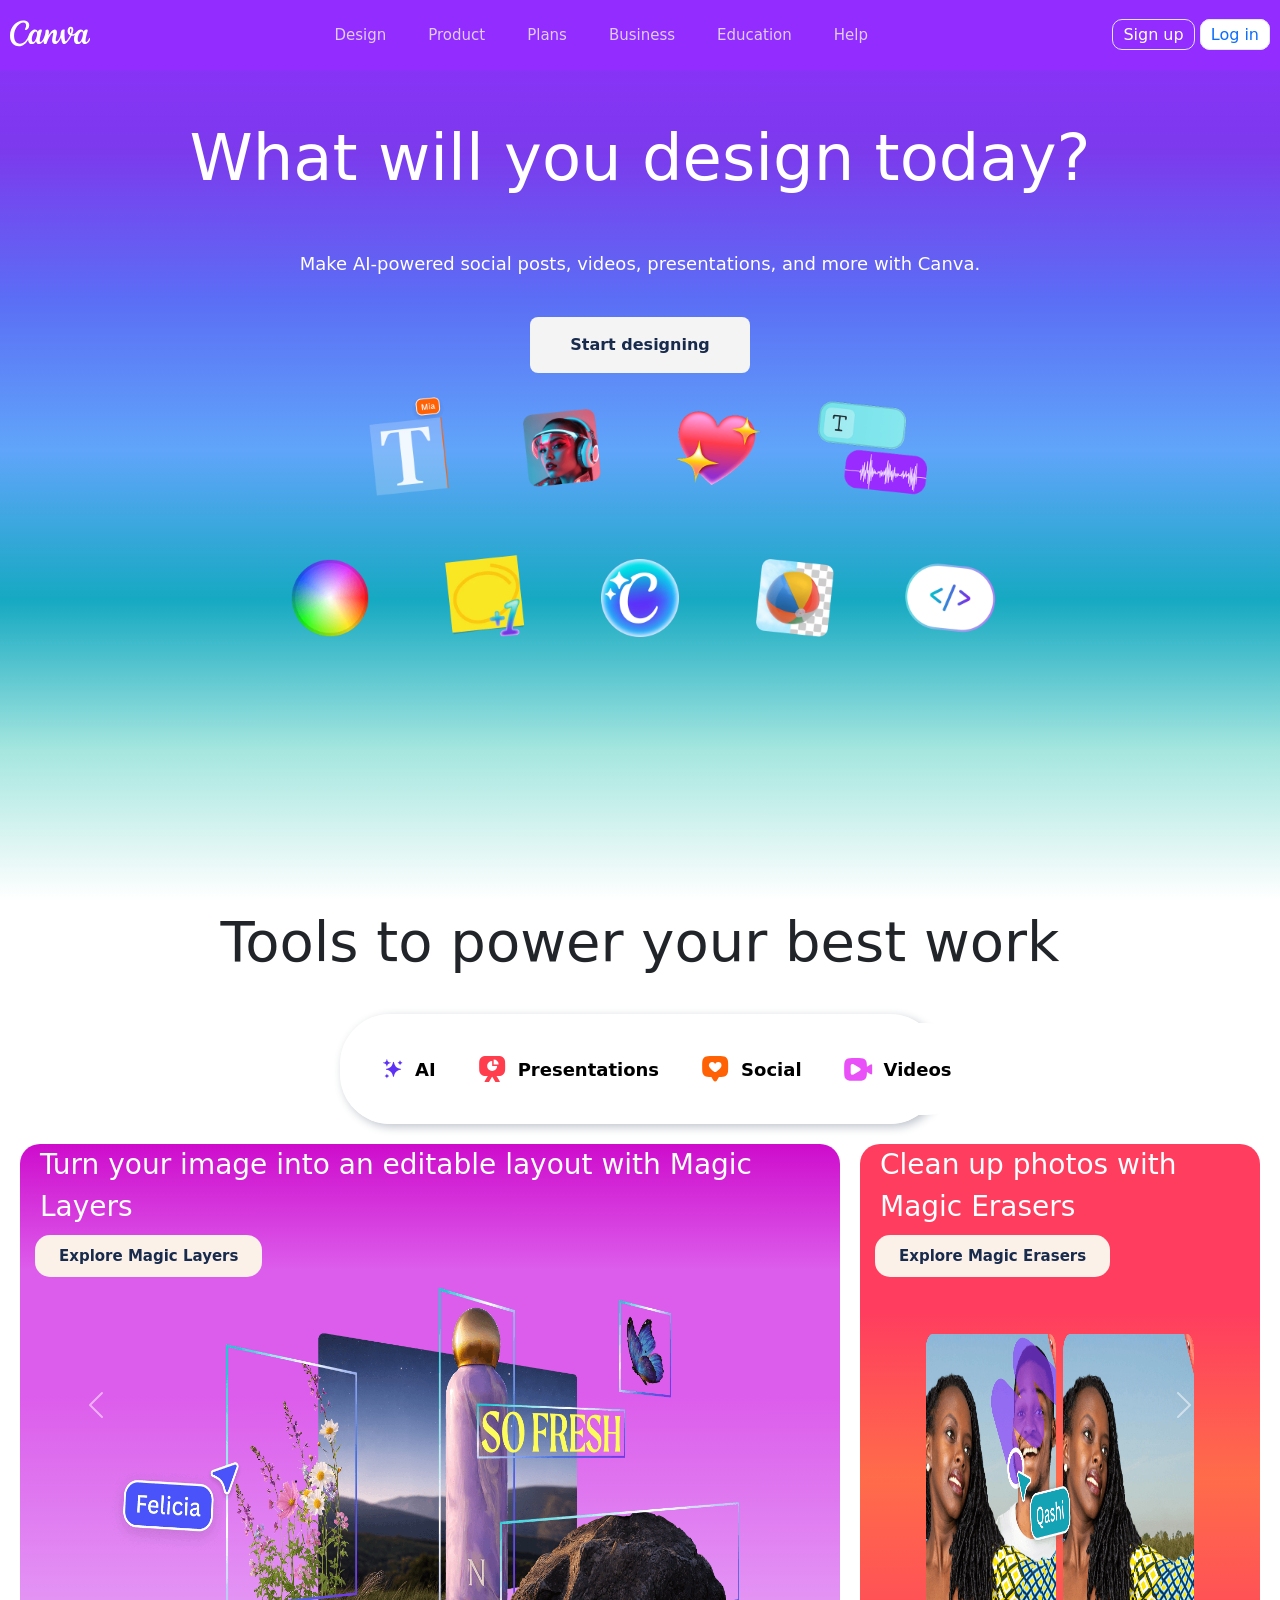
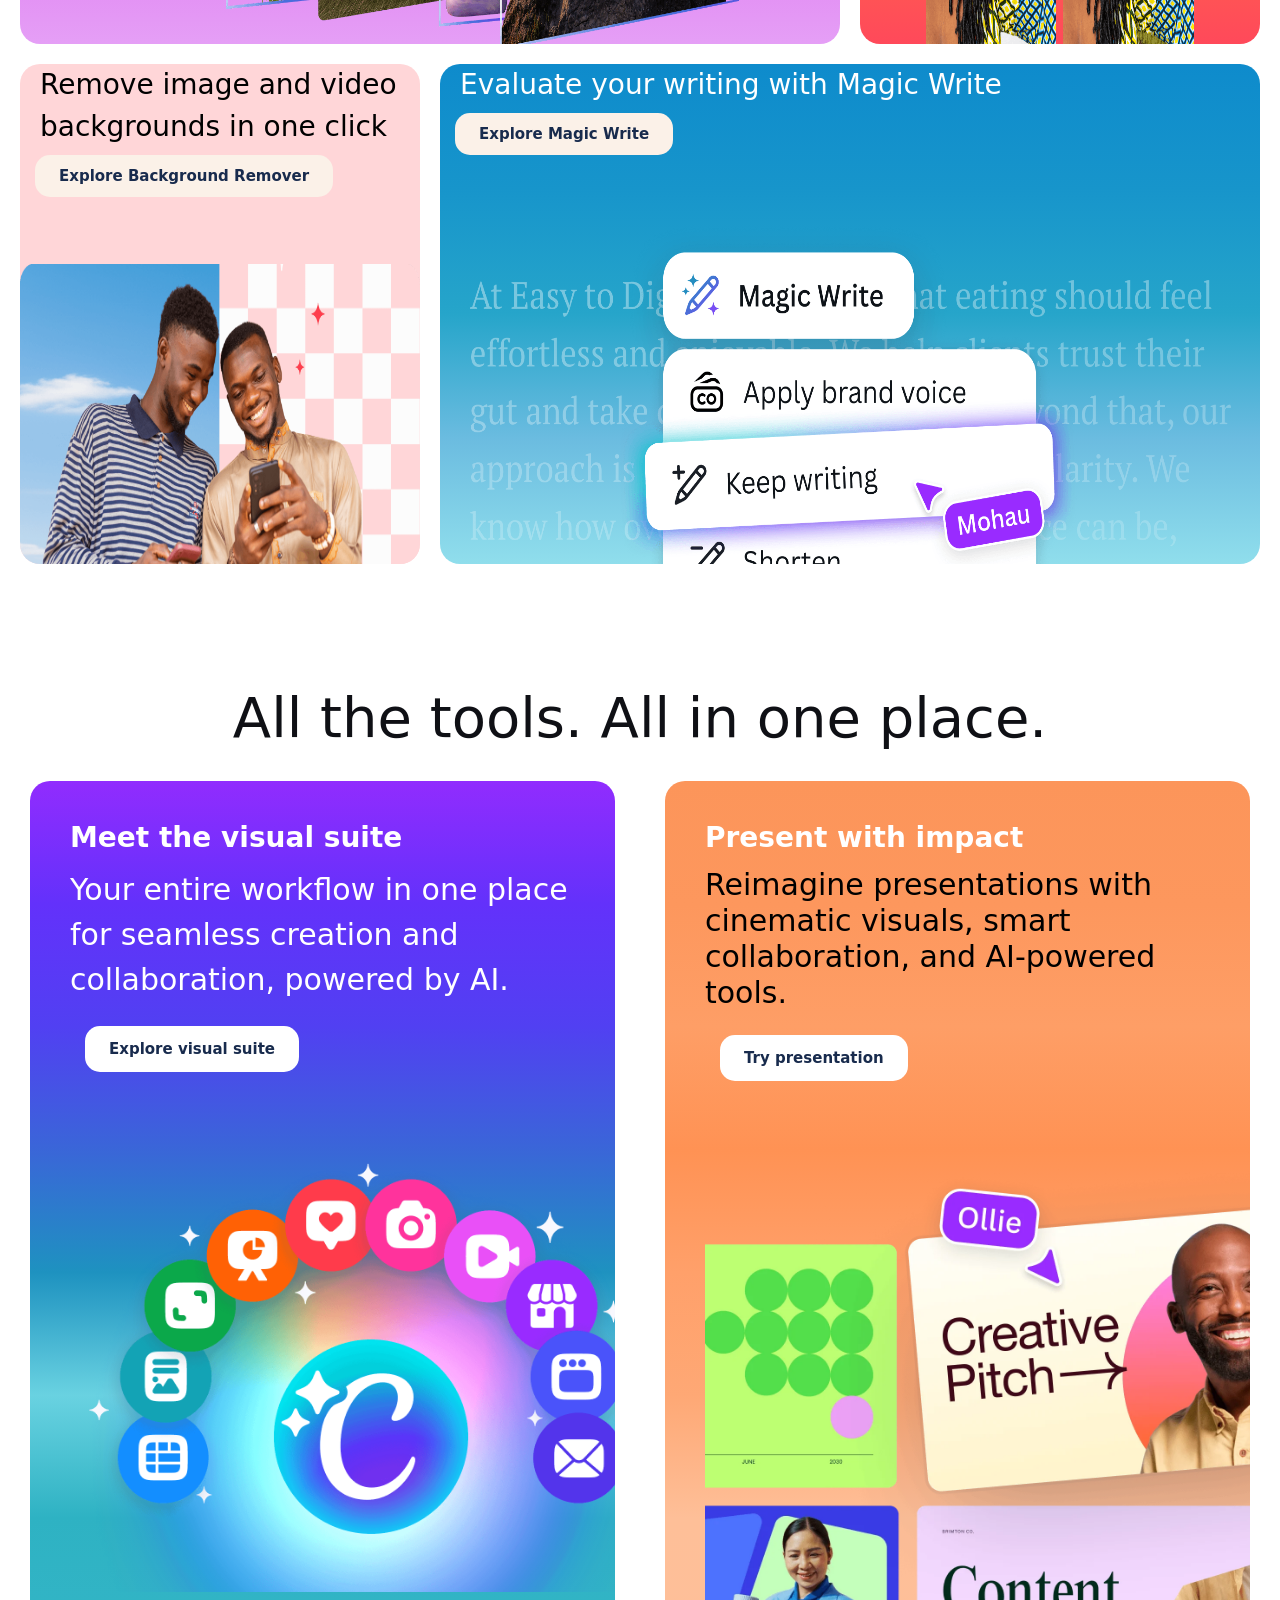
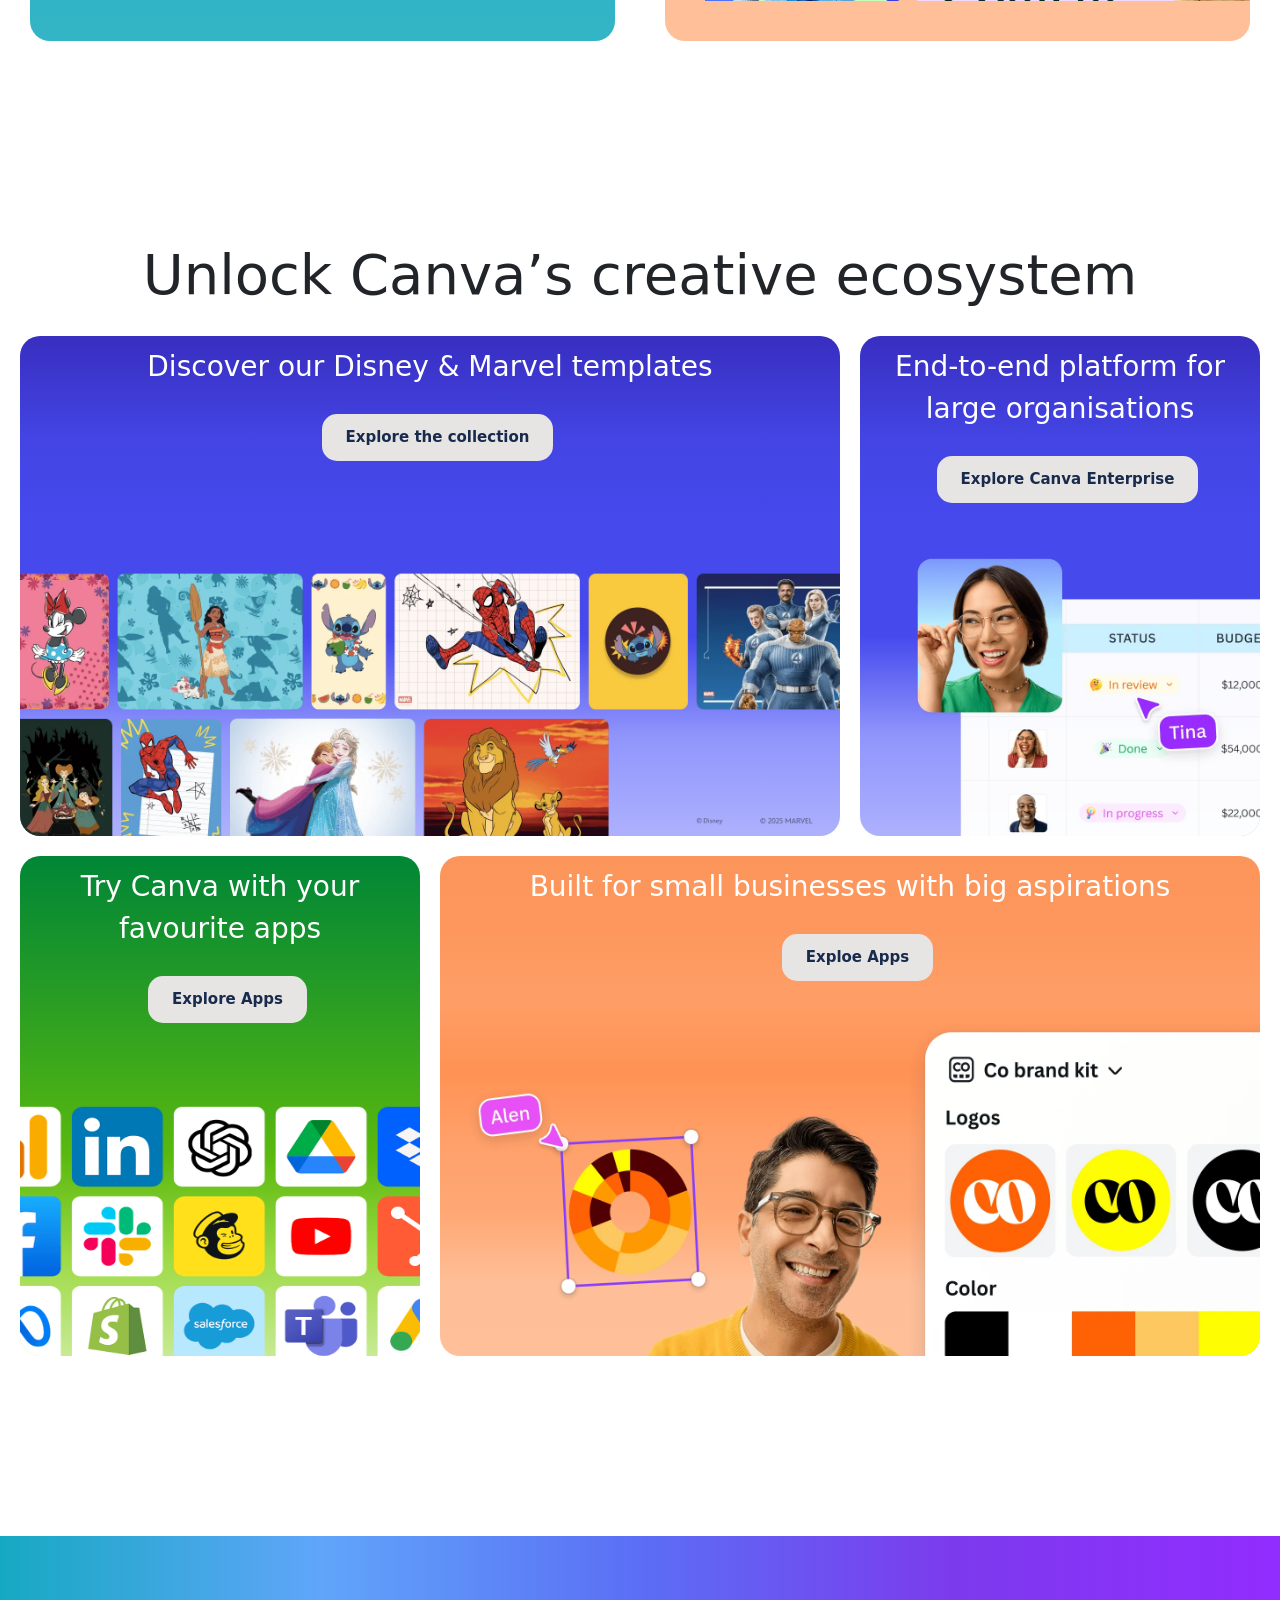
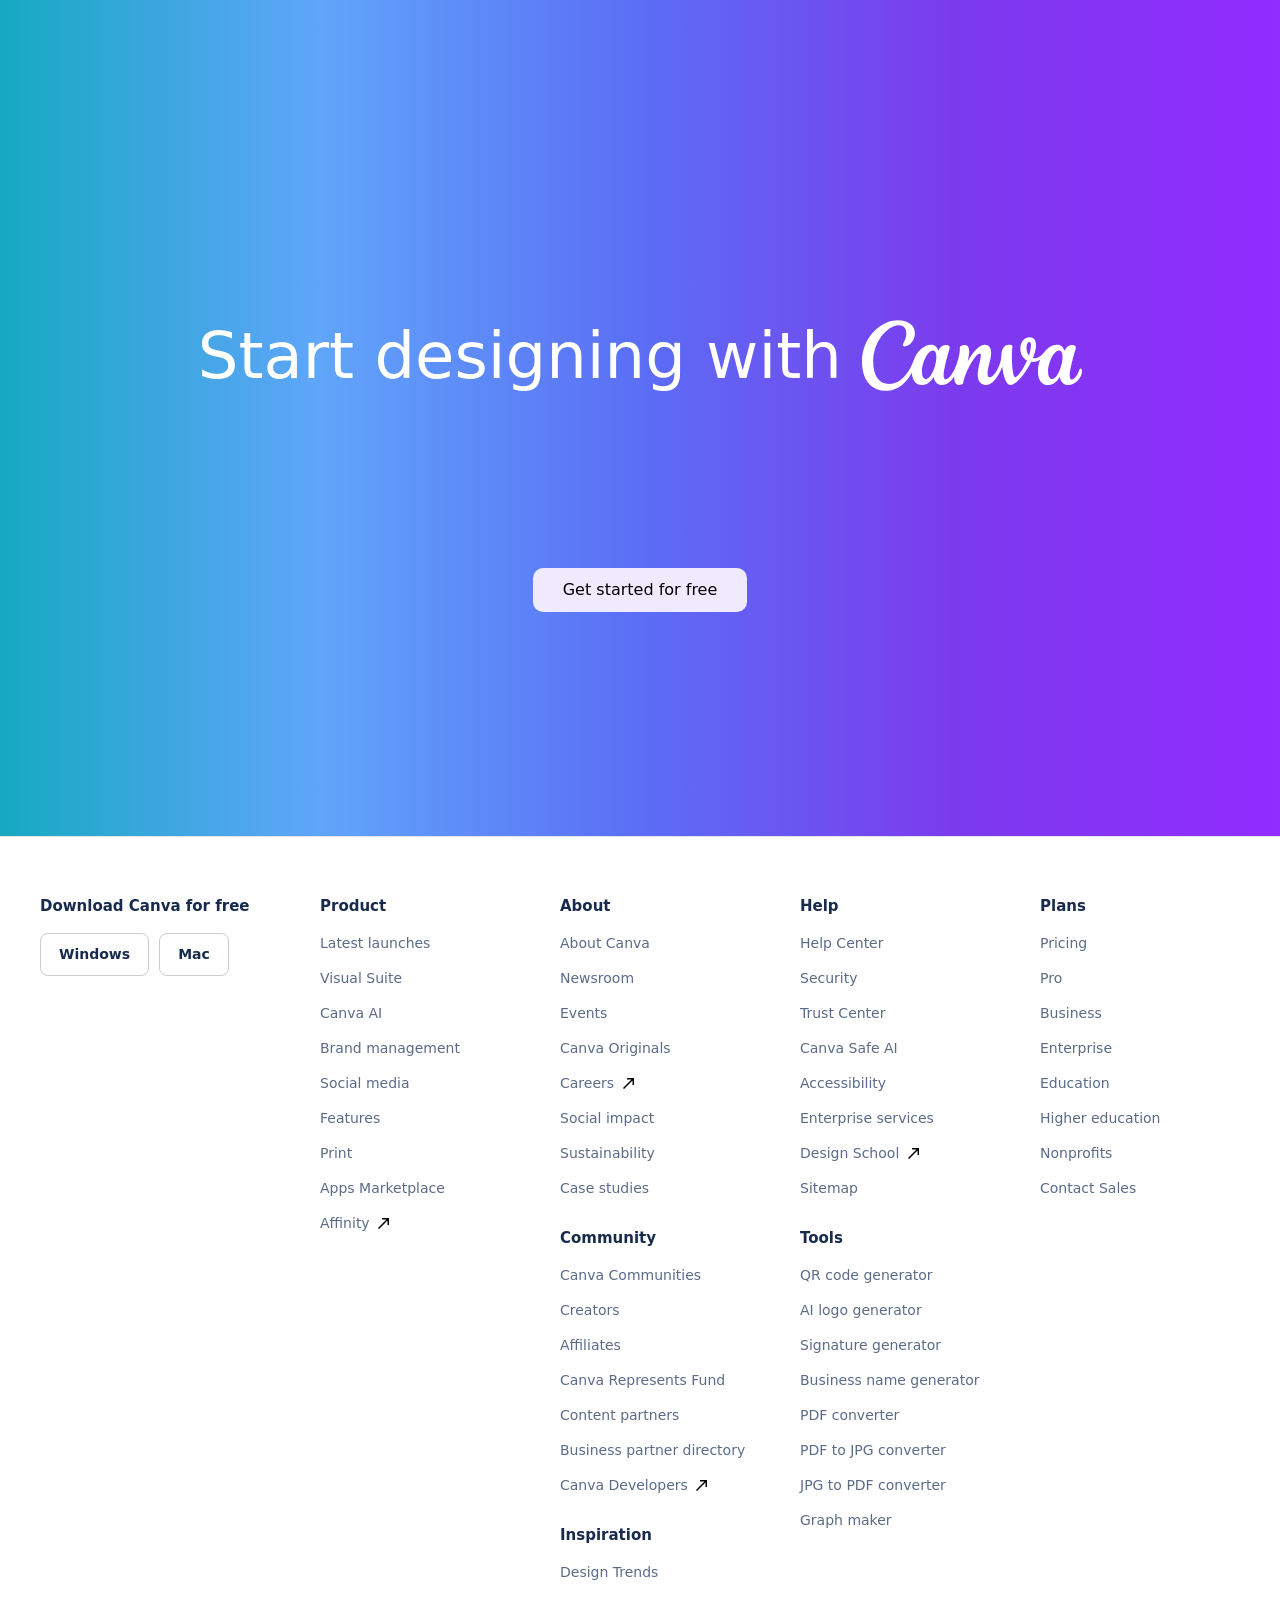
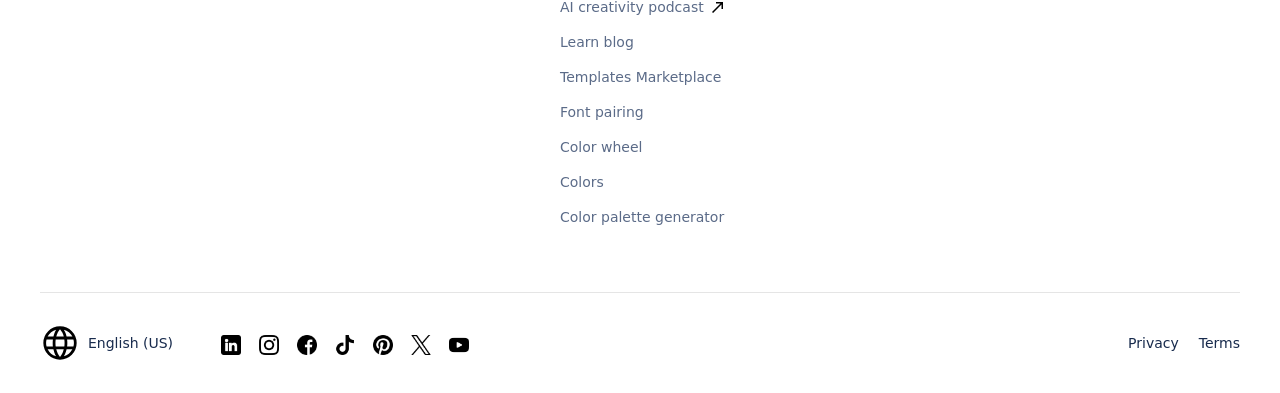
<file: index.html>
<!DOCTYPE html>
<html lang="en">

<head>
    <meta charset="UTF-8">
    <meta name="viewport" content="width=device-width, initial-scale=1.0">
    <title>canva.com</title>


    <link href="https://cdn.jsdelivr.net/npm/bootstrap@5.3.8/dist/css/bootstrap.min.css" rel="stylesheet"
        integrity="sha384-sRIl4kxILFvY47J16cr9ZwB07vP4J8+LH7qKQnuqkuIAvNWLzeN8tE5YBujZqJLB" crossorigin="anonymous">

    <link rel="stylesheet" href="style.css">
    <link rel="shortcut icon" href="./download.jpg" type="image/x-icon">
</head>

<body>
    <header>
        <nav class="nav">

            <img src="./logo.svg" alt="image">
            <div class="links">

                <ul class="nav-links">
                    <li class="nav-items" id="designButton">
                        <button>Design</button>
                        <div class="dropdown">
                            <div class="dropdown-column">
                                <a href="#">Digital design</a>
                                <a href="#" class="featured">Sheets</a>
                                <a href="#">Docs</a>
                                <a href="#">Whiteboards</a>
                                <a href="#">Presentations</a>
                                <a href="#">Social</a>
                                <a href="#">Photo Editor</a>
                                <a href="#">Videos</a>
                                <a href="#">Print</a>
                                <a href="#">websites</a>
                                <a href="#">PDF Editor</a>
                            </div>
                            <div class="dropdown-column">
                                <a href="#">Print design</a>
                                <a href="#" class="featured">Business Cards</a>
                                <a href="#">Invitations</a>
                                <a href="#">Flyers</a>
                                <a href="#">Brochures</a>
                                <a href="#">T-Shirts</a>
                                <a href="#">Mugs</a>
                                <a href="#">Stickers</a>
                                <a href="#">Hoodies</a>
                                <a href="#">Labels</a>
                                <a href="#">Posters</a>
                            </div>
                            <div class="dropdown-column">
                                <a href="#">Images and photos</a>
                                <a href="#" class="featured">Photo editor</a>
                                <a href="#">Background remover</a>
                                <a href="#">Photo collages</a>
                                <a href="#">Mockups</a>
                                <a href="#">AI image generator</a>
                                <a href="#">AI photo editor</a>
                                <a href="#">AI art generator</a>
                                <a href="#">Image enhancer</a>
                                <a href="#">Draw</a>
                                <a href="#">Logos</a>
                            </div>
                            <div class="dropdown-column">
                                <a href="#">Videos and audio</a>
                                <a href="#" class="featured">Video editor</a>
                                <a href="#">YouTube Video editor</a>
                                <a href="#">Video trimmer</a>
                                <a href="#">Online video recorder</a>
                                <a href="#">Converts video generator</a>
                                <a href="#">AI video generator</a>
                                <a href="#">Text to speech voiceover</a>
                                <a href="#">AI music generator</a>
                                <a href="#">AI voice generator</a>
                            </div>
                        </div>
                    </li>
                    <li class="nav-items" id="productButton">
                        <button>Product</button>
                        <div class="dropdown">
                            <div class="dropdown-column">
                                <a href="#">Product</a>
                                <a href="#" class="featured">Latest launches</a>
                                <a href="#">Visual suite</a>
                                <a href="#">Brand management</a>
                                <a href="#">Product features</a>
                                <a href="#">Apps Marketplace</a>
                                <a href="#">Template Marketplace</a>
                            </div>
                            <div class="dropdown-column">
                                <a href="#">Canva AI</a>
                                <a href="#" class="featured">Magic layers</a>
                                <a href="#">Canva AI assistant</a>
                                <a href="#">Canva Code</a>
                                <a href="#">Magic Resize</a>
                                <a href="3">Magic Animate</a>
                                <a href="#">Magic Write</a>
                                <a href="#">Translate</a>
                                <a href="#">Magic Insights</a>
                                <a href="#">Magic Formulas</a>
                                <a href="#">All Canva AI</a>
                            </div>
                        </div>
                    </li>
                    <li class="nav-items" id="plansButton">
                        <button>Plans</button>
                        <div class="dropdown">
                            <div class="dropdown-column">
                                <a href="#">Plane</a>
                                <a href="#" class="featured">Compare pricing</a>
                                <a href="#">Pro</a>
                                <a href="#">Business</a>
                                <a href="#">Enterprise</a>
                                <a href="#">Nonprofits</a>
                                <a href="#">Education</a>
                                <a href="#">Higher Education</a>
                            </div>
                        </div>
                    </li>
                    <li class="nav-links" id="businessButton">
                        <button>Business</button>
                        <div class="dropdown">
                            <div class="dropdown column">
                                <a href="#">canva for business</a>
                                <a href="#" class="featured">contact sales</a>
                                <a href="#">Demo video</a>
                                <a href="#">Business plans</a>
                                <a href="#">Canva Enterprise</a>
                                <a href="#">Canva Business</a>
                                <a href="#">ALL canva for business</a>
                            </div>
                            <div class="dropdown-column">
                                <a href="#">solution</a>
                                <a href="#" class="featured">Marketing</a>
                                <a href="#">Sales</a>
                                <a href="#">IT</a>
                                <a href="#">Creative</a>
                                <a href="#">Higher education</a>
                                <a href="#">Real estate</a>
                                <a href="#">Goverment</a>
                                <a href="#">small business</a>
                                <a href="#">All solution</a>
                            </div>
                            <div class="dropdown-column">
                                <a href="#">features</a>
                                <a href="#" class="featured">Brand management</a>
                                <a href="#">Content creation</a>
                                <a href="#">Team management</a>
                                <a href="#">Security and SSO</a>
                                <a href="#">integration apps</a>
                                <a href="#">Brand templates</a>
                                <a href="#">All features</a>
                            </div>
                            <div class="dropdown-column">
                                <a href="#">Resources</a>
                                <a href="#" class="featured">Case studied</a>
                                <a href="#">Enterprise onboarding</a>
                                <a href="#">Partners directory</a>
                                <a href="#" class="heading" style="margin-top: 60px;">Reports</a>
                                <a href="#">Marketing and AI <span class="new-badge">NEW</span></a>
                                <a href="#">Visual Comms</a>
                                <a href="#">TEI of Canva Enterprise</a>
                                <a href="#">All resources</a>
                            </div>
                        </div>
                    </li>
                    <li class="nav-links" id="educationButton">
                        <button>Education</button>
                        <div class="dropdown">
                            <div class="dropdown-column">
                                <a href="#">Canva for education</a>
                                <a href="#" class="featured">Education overview</a>
                                <a href="#">Canva for students</a>
                                <a href="#">Education plans</a>
                            </div>
                            <div class="dropdown-column">
                                <a href="#">K-12 teachers</a>
                                <a href="#" class="featured">canva for teachers</a>
                                <a href="#">Eligibility guidelines</a>
                                <a href="#">Teaching resources</a>
                                <a href="#">Teacher comunities</a>
                            </div>
                            <div class="dropdown-column">
                                <a href="#">K-12 education</a>
                                <a href="#" class="featured">canva for school and districts</a>
                                <a href="#">Product features</a>
                                <a href="#">LMS integration</a>
                                <a href="#">K-12 case studies</a>
                                <a href="#">Contact us</a>
                            </div>
                            <div class="dropdown-column">
                                <a href="#">Higher education</a>
                                <a href="#" class="featured">canva for higher education</a>
                                <a href="#">Case studies</a>
                                <a href="#">Contact Campus Sales</a>
                                <a href="#">Campus solution</a>
                                <a href="#">Academic success</a>
                                <a href="#">Accessibility</a>
                                <a href="#">Brand management</a>
                                <a href="#">Security and SSO</a>
                            </div>
                        </div>
                    </li>
                    <li class="nav-items" id="helpButton">
                        <button>Help</button>
                        <div class="dropdown">
                            <div class="dropdown-column">
                                <a href="#">Help</a>
                                <a href="#" class="featured">help center</a>
                                <a href="#">design school</a>
                            </div>
                            <div class="dropdown-column">
                                <a href="#">Create guides</a>
                                <a href="#" class="featured">Logos</a>
                                <a href="#">Flyers</a>
                                <a href="#">Banners</a>
                                <a href="#">Posters</a>
                                <a href="#">Resumes</a>
                                <a href="#">Photo collages</a>
                                <a href="#">YouTube thumbnails</a>
                                <a href="#">ALL create</a>
                            </div>
                        </div>
                    </li>
                </ul>
            </div>

            <div class="sign">
                <a href="./signup.html" class="a1"><span>Sign up</span></a>

                <a href="./login.html" class="a2"><span>Log in</span></a>
            </div>
        </nav>

        <section>
            <div class="begin">
                <span class="span1">What will you design today?</span>
                <br>
                <span class="span2">Make AI-powered social posts, videos, presentations, and more with Canva.</span>
            </div>
            <div class="button">
                <button class="start-btn">Start designing</button>
            </div>
        </section>

        <div class="icons">
            <img src="./Canva_ Visual Suite for Everyone/imgi_2_floating-elements-font.png" class="icon-box" alt="">
            <img src="./Canva_ Visual Suite for Everyone/imgi_3_floating-elements-ai-image.png" class="icon-box" alt="">
            <img src="./Canva_ Visual Suite for Everyone/imgi_4_floating-elements-social.png" class="icon-box" alt="">
            <img src="./Canva_ Visual Suite for Everyone/imgi_5_floating-elements-video.png" class="icon-box" alt="">
        </div>

        <div class="icons-bottom">
            <img src="./Canva_ Visual Suite for Everyone/imgi_6_floating-elements-color-wheel.png" class="icon-box"
                alt="">
            <img src="./Canva_ Visual Suite for Everyone/imgi_7_floating-elements-sticky.png" class="icon-box" alt="">
            <img src="./Canva_ Visual Suite for Everyone/imgi_8_floating-elements-canva-ai.png" class="icon-box" alt="">
            <img src="./Canva_ Visual Suite for Everyone/imgi_9_floating-elements-background-remover.png"
                class="icon-box" alt="">
            <img src="./Canva_ Visual Suite for Everyone/imgi_10_floating-elements-code.png" class="icon-box" alt="">
        </div>
    </header>

    <div class="text">
        <span>Tools to power your best work</span>
    </div>

    <div class="container-parent">
        <div class="container-child">
            <div class="container-AI">
                <button class="button2">
                    <div>
                        <span>
                            <img src="./Canva_ Visual Suite for Everyone/download.svg" alt="">
                        </span>
                        <span class="text">AI</span>
                    </div>
                </button>
            </div>

            <div class="presentation">
                <button class="button2">
                    <div>
                        <span><img src="./Canva_ Visual Suite for Everyone/download (3).svg" alt=""></span>
                        <span class="text">Presentations</span>
                    </div>
                </button>
            </div>

            <div class="social">
                <button class="button2">
                    <div>
                        <span><img src="./Canva_ Visual Suite for Everyone/download (2).svg" alt=""></span>
                        <span class="text">Social</span>
                    </div>
                </button>
            </div>

            <div class="videos">
                <button class="button2">
                    <div>
                        <span><img src="./Canva_ Visual Suite for Everyone/download (1).svg" alt=""></span>
                        <span class="text">Videos</span>
                    </div>
                </button>
            </div>
        </div>








    </div>

    <div class="first-carousel">
        <div id="carouselExample" class="carousel slide">
            <div class="carousel-inner">
                <div class="carousel-item active">
                    <div class="grid">
                        <div class="item"
                            style="background-image: linear-gradient(to bottom, #ce0ccc, #dc5ceb, #dc5ceb, #e07ef1, #e59ff6);"
                            id="wider">
                            <p class="white-font">Turn your image into an editable layout with Magic Layers</p>
                            <a href="#" class="explore-btn">Explore Magic Layers</a>
                            <img src="./image carousel/imgi_11_magic_layers_23.png" alt="" width="100%" height="400px">
                        </div>
                        <div class="item"
                            style="background-image: linear-gradient(to bottom, #ff3e5f, #ff3d5f, #ff6c4a, #ff495a);">
                            <p class="white-font">Clean up photos with Magic Erasers</p>
                            <a href="#" class="explore-btn">Explore Magic Erasers</a>
                            <img src="./image carousel/imgi_522_ai-magic-eraser-2-3_ssa.png" alt="image" width="100%"
                                height="400px">
                        </div>
                        <div class="item" style="background-color: #FFD6D8;">
                            <p class="black-font">Remove image and video backgrounds in one click</p>
                            <a href="#" class="explore-btn">Explore Background Remover</a>
                            <img src="./image carousel/imgi_523_social-bgremover-2-3_ssa.png" alt="image"
                                style="width: 100%; margin: 0 auto; position: absolute; bottom: 0; left: 0; height: 60%;">
                        </div>
                        <div class="item"
                            style="background-image: linear-gradient(to bottom, #0E8BCC, #1795CB, #26A5CA, #6BBCE0, #90DEEC);"
                            id="wider">
                            <p class="white-font">Evaluate your writing with Magic Write</p>
                            <a href="#" class="explore-btn">Explore Magic Write</a>
                            <img src="./image carousel/imgi_14_ai-magic-write-2-3_ssa.png"
                                style="width: 100%; height: 400px; margin-top: 40px;" alt="image">
                        </div>
                    </div>
                </div>
                <div class="carousel-item">
                    <div class="grid">
                        <div class="item"
                            style="background-image: linear-gradient(to bottom, #ED620A, #DA751A, #E7912C, #F5B341, #FFC84F);"
                            id="wider">
                            <p class="white-font">Create Presentations<br>that engage and inspire</p>
                            <a href="#" class="explore-btn">Explore Presentations</a>
                            <img src="./image carousel/imgi_15_presentations-2-3_ssa.png" alt="image"
                                style="width: 100%; margin-top: 40px;">
                        </div>
                        <div class="item" style="background-color: #FFDAC4;">
                            <p class="black-font">Find your perfect presentation template</p>
                            <a href="#" class="explore-btn">Explore template</a>
                            <img src="./image carousel/imgi_530_presentations-templates-2-3_ssa.png" alt="image"
                                style="width: 150%; margin-top: 120px;">
                        </div>
                        <div class="item" style="background-color: #FFDAC4;">
                            <p class="black-font">Stay on-brand with Brand Kit</p>
                            <a href="#" class="explore-btn">Explore Brand Kit</a>
                            <img src="./image carousel/imgi_17_presentations-brand-kit-1-3_ssa.png" alt="image"
                                style="width: 100%; margin-top: 60px;">
                        </div>
                        <div class="item" style="background-color: #FFE9AC;" id="wider">
                            <p class="black-font">Bring your oresentations to life with animations</p>
                            <a href="#" class="explore-btn">Explore animations</a>
                            <img src="./image carousel/imgi_18_presentations-animations-2-3_ssa.png" alt="image"
                                style="width: 100%; margin-top: 55px;">
                        </div>
                    </div>
                </div>
                <div class="carousel-item">
                    <div class="grid">
                        <div class="item"
                            style="background-image: linear-gradient(to bottom, #EB2139, #FA5669, #FF8E9B, #FFB8C0);"
                            id="wider">
                            <p class="white-font">Effortlessly create your next video wth trending templates</p>
                            <a href="#" class="explore-btn">Explore the collection</a>
                            <img src="./image carousel/imgi_11_social-templates-2-3_ssa.png" alt="image"
                                style="width: 100%; margin-top: 80px;">
                        </div>
                        <div class="item" style="background-color: #FFD6D8;">
                            <p class="black-font">Remove image and video backgrounds in one click</p>
                            <a href="#" class="explore-btn">Explore Background Remover</a>
                            <img src="./imgi_12_social-bgremover-1-3_ssa.png" alt="image"
                                style="width: 100%; margin-top: 10px; height: 400px;">
                        </div>
                        <div class="item" style="background-color: #FFD6D8;">
                            <p class="black-font">Sharpen any photo with image Upscaler</p>
                            <a href="#" class="explore-btn">Explore Image Upscaler</a>
                            <img src="./imgi_13_social-upscale-1-3_ssa.png" alt="image"
                                style="width: 100%; margin-top: 20px;">
                        </div>
                        <div class="item" style="background-color: #FFB8BB;" id="wider">
                            <p class="black-font">Resize designs instantly for any channel</p>
                            <a href="#" class="explore-btn">Explore Magic Resize</a>
                            <img src="./imgi_14_social-resize-2-3_ssa.png" alt="image"
                                style="width: 100%; margin-top: 90px;">
                        </div>
                    </div>
                </div>
                <div class="carousel-item">
                    <div class="grid">
                        <div class="item"
                            style="background-image: linear-gradient(to bottom, #C11BFF, #D429FF, #DB2EFF, #F160FF, #F9B8FF);"
                            id="wider">
                            <p class="white-font">Effortlessly turn clips to content with our video editor</p>
                            <a href="#" class="explore-btn">Exolre Video Editor</a>
                            <img src="./imgi_539_video-editor-2-3_ssa.png" alt="image"
                                style="width: 100%; height: 400px; margin-top: 15px;">
                        </div>
                        <div class="item" style="background-color: #F9DEFB;">
                            <p class="black-font">All your video template in one place</p>
                            <a href="#" class="explore-btn">Explore video template</a>
                            <img src="./imgi_542_video-marketplace-1-3_ssa.png" alt=""
                                style="width: 100%; margin-top: 50px;">
                        </div>
                        <div class="item" style="background-color: #F9DEFB;">
                            <p class="black-font">Studio quality stock videos for every project</p>
                            <a href="#" class="explore-btn">Explore stock videos</a>
                            <img src="./imgi_543_video-stock-2-3_ssa.png" alt="image"
                                style="width: 100%; margin-top: 10px; height: 400px;">
                        </div>
                        <div class="item" style="background-color: #F3BDF8;" id="wider">
                            <p class="black-font">Boost engagement with AI-powered captions</p>
                            <a href="#" class="explore-btn">Explore Captions</a>
                            <img src="./imgi_546_video-captions-1-3_ssa.png" alt="image"
                                style="width: 100%; height: 450px;">
                        </div>
                    </div>
                </div>
            </div>
            <button class="carousel-control-prev" type="button" data-bs-target="#carouselExample" data-bs-slide="prev">
                <span class="carousel-control-prev-icon" aria-hidden="true"></span>
                <span class="visually-hidden">Previous</span>
            </button>
            <button class="carousel-control-next" type="button" data-bs-target="#carouselExample" data-bs-slide="next">
                <span class="carousel-control-next-icon" aria-hidden="true"></span>
                <span class="visually-hidden">Next</span>
            </button>
        </div>
    </div>
    <div class="vertical-carousel">
        <div class="item"
            style="background-image: linear-gradient(to bottom, #ce0ccc, #dc5ceb, #dc5ceb, #e07ef1, #e59ff6);"
            id="wider">
            <p class="white-font">Turn your image into an editable layout with Magic Layers</p>
            <a href="#" class="explore-btn">Explore Magic Layers</a>
            <img src="./image carousel/imgi_11_magic_layers_23.png" alt="" width="100%" height="400px">
        </div>
        <div class="item" style="background-image: linear-gradient(to bottom, #ff3e5f, #ff3d5f, #ff6c4a, #ff495a);">
            <p class="white-font">Clean up photos with Magic Erasers</p>
            <a href="#" class="explore-btn">Explore Magic Erasers</a>
            <img src="./image carousel/imgi_522_ai-magic-eraser-2-3_ssa.png" alt="image" width="100%" height="400px">
        </div>
        <div class="item" style="background-color: #FFD6D8;">
            <p class="black-font">Remove image and video backgrounds in one click</p>
            <a href="#" class="explore-btn">Explore Background Remover</a>
            <img src="./image carousel/imgi_523_social-bgremover-2-3_ssa.png" alt="image"
                style="width: 100%; margin: 0 auto; position: absolute; bottom: 0; left: 0; height: 60%;">
        </div>
        <div class="item"
            style="background-image: linear-gradient(to bottom, #0E8BCC, #1795CB, #26A5CA, #6BBCE0, #90DEEC);"
            id="wider">
            <p class="white-font">Evaluate your writing with Magic Write</p>
            <a href="#" class="explore-btn">Explore Magic Write</a>
            <img src="./image carousel/imgi_14_ai-magic-write-2-3_ssa.png"
                style="width: 100%; height: 400px; margin-top: 40px;" alt="image">
        </div>

    </div>

    <div class="section">
        <h2 class="text2">All the tools. All in one place.</h2>
        <div class="sec">
            <div class="tools"
                style="background-image: linear-gradient(to bottom, #912cfe, #6331fb, #5140f2, #3a66d8, #1e92c0, #69d2e1, #2eb2c3, #33b5c6);">
                <h3>Meet the visual suite</h3>
                <p>Your entire workflow in one place for seamless creation and collaboration, powered by AI.</p>
                <button class="explore-btn">Explore visual suite</button>
                <img src="./image carousel/imgi_547_visual-suite.png" alt="image" width>
            </div>

            <div class="tools"
                style="background-image: linear-gradient(to bottom, #FC955A, #FD975D, #FE9E66, #FF9254,#FFA06A, #FEA875, #FEBF98, #FEBF99);">
                <h3>Present with impact</h2>
                    <p class="h4">Reimagine presentations with cinematic visuals, smart collaboration, and AI-powered
                        tools.</p>
                    <button class="explore-btn">Try presentation</button>
                    <img src="./image carousel/imgi_17_presentations_spotlight_clone_en.png" alt="image">
            </div>
        </div>
    </div>
    <div class="vertical-section">
        <h2 class="text2">All the tools. All in one place.</h2>
        <div class="sec">
            <div class="tools"
                style="background-image: linear-gradient(to bottom, #912cfe, #6331fb, #5140f2, #3a66d8, #1e92c0, #69d2e1, #2eb2c3, #33b5c6);">
                <h3>Meet the visual suite</h3>
                <p>Your entire workflow in one place for seamless creation and collaboration, powered by AI.</p>
                <button class="explore-btn">Explore visual suite</button>
                <img src="./image carousel/imgi_547_visual-suite.png" alt="image" width>
            </div>

            <div class="tools"
                style="background-image: linear-gradient(to bottom, #FC955A, #FD975D, #FE9E66, #FF9254,#FFA06A, #FEA875, #FEBF98, #FEBF99);">
                <h3>Present with impact</h2>
                    <p class="h4">Reimagine presentations with cinematic visuals, smart collaboration, and AI-powered
                        tools.</p>
                    <button class="explore-btn">Try presentation</button>
                    <img src="./image carousel/imgi_17_presentations_spotlight_clone_en.png" alt="image">
            </div>
        </div>

    </div>

    <!-- ECOSYSTEM -->

    <div class="Ecosystem">

        <h2>Unlock Canva’s creative ecosystem</h2>
        <div class="ecosystem">

            <div class="item"
                style="background-image: linear-gradient(to bottom, #382EC0, #4344E3, #464AED, #464AED, #9095FC, #ADB1FD);"
                id="wider">
                <p class="collection-text">Discover our Disney & Marvel templates</p>
                <button class="collection-btn">Explore the collection</button>
                <img src="./grid/imgi_27_disney-large.png" alt="image" class="disney1">
            </div>

            <div class="item"
                style="background-image: linear-gradient(to bottom, #382EC0, #4344E3, #464AED, #464AED, #9095FC, #ADB1FD);">
                <p class="collection-text">End-to-end platform for large organisations</p>
                <button class="collection-btn">Explore Canva Enterprise</button>
                <img src="./grid/imgi_519_enterprise.png" alt="image" class="disney2">
            </div>

            <div class="item"
                style="background-image:linear-gradient(to bottom, #008636, #1C962A, #3AA71C, #5AB90E, #9DDA44, #C7EA94);">
                <p class="collection-text">Try Canva with your favourite apps</p>
                <button class="collection-btn">Explore Apps</button>
                <img src="./grid/imgi_520_apps.png" alt="image" class="disney3">
            </div>

            <div class="item"
                style="background-image: linear-gradient(to bottom, #FC955A, #FD975D, #FE9E66, #FF9254,#FFA06A, #FEA875, #FEBF98, #FEBF99);"
                id="wider">
                <p class="collection-text">Built for small businesses with big aspirations</p>
                <button class="collection-btn">Exploe Apps</button>
                <img src="./grid/imgi_30_business.png" alt="image" class="disney4">
            </div>
        </div>
    </div>

    <div class="vertical-ecosystem">
        <h2>Unlock Canva’s creative ecosystem</h2>
        <div>
            <div class="ecosystem">

                <div class="item"
                    style="background-image: linear-gradient(to bottom, #382EC0, #4344E3, #464AED, #464AED, #9095FC, #ADB1FD);"
                    id="wider">
                    <p class="collection-text">Discover our Disney & Marvel templates</p>
                    <button class="collection-btn">Explore the collection</button>
                    <img src="./grid/imgi_27_disney-large.png" alt="image" class="disney1">
                </div>

                <div class="item"
                    style="background-image: linear-gradient(to bottom, #382EC0, #4344E3, #464AED, #464AED, #9095FC, #ADB1FD);">
                    <p class="collection-text">End-to-end platform for large organisations</p>
                    <button class="collection-btn">Explore Canva Enterprise</button>
                    <img src="./grid/imgi_519_enterprise.png" alt="image" class="disney2">
                </div>

                <div class="item"
                    style="background-image:linear-gradient(to bottom, #008636, #1C962A, #3AA71C, #5AB90E, #9DDA44, #C7EA94);">
                    <p class="collection-text">Try Canva with your favourite apps</p>
                    <button class="collection-btn">Explore Apps</button>
                    <img src="./grid/imgi_520_apps.png" alt="image" class="disney3">
                </div>

                <div class="item"
                    style="background-image: linear-gradient(to bottom, #FC955A, #FD975D, #FE9E66, #FF9254,#FFA06A, #FEA875, #FEBF98, #FEBF99);"
                    id="wider">
                    <p class="collection-text">Built for small businesses with big aspirations</p>
                    <button class="collection-btn">Exploe Apps</button>
                    <img src="./grid/imgi_30_business.png" alt="image" class="disney4">
                </div>
            </div>
        </div>
    </div>



    <div class="start">
        <h2>
            Start designing with <img width="220" height="400" src="./logo.svg" alt="">
        </h2>
        <div class="button3">
            <button class="btn3"><span>Get started for free</span></button>
        </div>
    </div>

    <footer class="site-footer">
        <div class="footer-top">
            <div class="footer-col footer-download">
                <h4>Download Canva for free</h4>
                <div class="download-buttons">
                    <button class="download-btn">Windows</button>
                    <button class="download-btn">Mac</button>
                </div>
            </div>

            <div class="footer-col">
                <h4>Product</h4>
                <a href="#">Latest launches</a>
                <a href="#">Visual Suite</a>
                <a href="#">Canva AI</a>
                <a href="#">Brand management</a>
                <a href="#">Social media</a>
                <a href="#">Features</a>
                <a href="#">Print</a>
                <a href="#">Apps Marketplace</a>
                <a href="#">Affinity <svg xmlns="http://www.w3.org/2000/svg" height="20px" viewBox="0 -960 960 960"
                        width="20px" fill="#000000">
                        <path d="m243-240-51-51 405-405H384v-72h336v336h-72v-213L243-240Z" />
                    </svg></a>
            </div>

            <div class="footer-col">
                <h4>About</h4>
                <a href="#">About Canva</a>
                <a href="#">Newsroom</a>
                <a href="#">Events</a>
                <a href="#">Canva Originals</a>
                <a href="#">Careers <svg xmlns="http://www.w3.org/2000/svg" height="20px" viewBox="0 -960 960 960"
                        width="20px" fill="#000000">
                        <path d="m243-240-51-51 405-405H384v-72h336v336h-72v-213L243-240Z" />
                    </svg></a>
                <a href="#">Social impact</a>
                <a href="#">Sustainability</a>
                <a href="#">Case studies</a>

                <h4 class="footer-sub-heading">Community</h4>
                <a href="#">Canva Communities</a>
                <a href="#">Creators</a>
                <a href="#">Affiliates</a>
                <a href="#">Canva Represents Fund</a>
                <a href="#">Content partners</a>
                <a href="#">Business partner directory</a>
                <a href="#">Canva Developers <svg xmlns="http://www.w3.org/2000/svg" height="20px"
                        viewBox="0 -960 960 960" width="20px" fill="#000000">
                        <path d="m243-240-51-51 405-405H384v-72h336v336h-72v-213L243-240Z" />
                    </svg></a>

                <h4 class="footer-sub-heading">Inspiration</h4>
                <a href="#">Design Trends</a>
                <a href="#">AI creativity podcast <svg xmlns="http://www.w3.org/2000/svg" height="20px"
                        viewBox="0 -960 960 960" width="20px" fill="#000000">
                        <path d="m243-240-51-51 405-405H384v-72h336v336h-72v-213L243-240Z" />
                    </svg></a>
                <a href="#">Learn blog</a>
                <a href="#">Templates Marketplace</a>
                <a href="#">Font pairing</a>
                <a href="#">Color wheel</a>
                <a href="#">Colors</a>
                <a href="#">Color palette generator</a>
            </div>

            <div class="footer-col">
                <h4>Help</h4>
                <a href="#">Help Center</a>
                <a href="#">Security</a>
                <a href="#">Trust Center</a>
                <a href="#">Canva Safe AI</a>
                <a href="#">Accessibility</a>
                <a href="#">Enterprise services</a>
                <a href="#">Design School <svg xmlns="http://www.w3.org/2000/svg" height="20px" viewBox="0 -960 960 960"
                        width="20px" fill="#000000">
                        <path d="m243-240-51-51 405-405H384v-72h336v336h-72v-213L243-240Z" />
                    </svg></a>
                <a href="#">Sitemap</a>

                <h4 class="footer-sub-heading">Tools</h4>
                <a href="#">QR code generator</a>
                <a href="#">AI logo generator</a>
                <a href="#">Signature generator</a>
                <a href="#">Business name generator</a>
                <a href="#">PDF converter</a>
                <a href="#">PDF to JPG converter</a>
                <a href="#">JPG to PDF converter</a>
                <a href="#">Graph maker</a>
            </div>

            <div class="footer-col">
                <h4>Plans</h4>
                <a href="#">Pricing</a>
                <a href="#">Pro</a>
                <a href="#">Business</a>
                <a href="#">Enterprise</a>
                <a href="#">Education</a>
                <a href="#">Higher education</a>
                <a href="#">Nonprofits</a>
                <a href="#">Contact Sales</a>
            </div>
        </div>

        <div class="footer-bottom">
            <div class="footer-lang">
                <span class="lang-icon"><svg xmlns="http://www.w3.org/2000/svg" height="40px" viewBox="0 -960 960 960"
                        width="40px" fill="#000000">
                        <path
                            d="M323.67-111.5q-73-31.5-127.17-85.67-54.17-54.16-85.33-127.5Q80-398 80-481.5q0-83.5 31.17-156 31.16-72.5 85.33-126.67 54.17-54.16 127.17-85 73-30.83 156.5-30.83t156.33 30.83q72.83 30.84 127 85Q817.67-710 848.83-637.5 880-565 880-481.5t-31.17 156.83q-31.16 73.34-85.33 127.5-54.17 54.17-127 85.67T480.17-80q-83.5 0-156.5-31.5ZM480-146q32-36 54-80t36-101.33H390.67Q404-272.67 426-227.67T480-146Zm-91.33-13.33q-22.67-36.34-39.17-77.5Q333-278 322-327.33H182.67q35 64 82.83 103.33t123.17 64.67ZM572-160q66.67-21.33 119.5-64.33t85.83-103H638.67Q627-278.67 610.83-237.5 594.67-196.33 572-160ZM158-394h151.33q-3-24.67-3.83-45.5-.83-20.83-.83-41.83 0-23.67 1.16-43.17Q307-544 310-566.67H158q-6.33 22.67-8.83 41.84-2.5 19.16-2.5 43.5 0 24.33 2.5 44.5 2.5 20.16 8.83 42.83Zm219.33 0h206q3.67-27.33 4.84-46.83 1.16-19.5 1.16-40.5 0-20.34-1.16-39.17-1.17-18.83-4.84-46.17h-206q-3.66 27.34-4.83 46.17-1.17 18.83-1.17 39.17 0 21 1.17 40.5t4.83 46.83ZM650-394h152q6.33-22.67 8.83-42.83 2.5-20.17 2.5-44.5 0-24.34-2.5-43.5-2.5-19.17-8.83-41.84H650.67q3 30 4.16 48.84Q656-499 656-481.33q0 21.66-1.5 41.16-1.5 19.5-4.5 46.17Zm-12-239.33h139.33Q745.67-696 692.83-739q-52.83-43-121.5-61.67Q594-765 610.17-724.5 626.33-684 638-633.33Zm-247.33 0h180q-11.34-50-35-96-23.67-46-55.67-83.34-30 30-51 72.34-21 42.33-38.33 107Zm-208 0h140Q333-682 348.83-722.17 364.67-762.33 388-800q-68.67 18.67-120.5 61t-84.83 105.67Z" />
                    </svg></span> English (US)
                <div class="footer-social">
                    <a href="#"><img src="./linkedin.png" alt="image" style="width: 100%;" height="20px"></a>
                    <a href="#"><img src="./instagram.png" alt="image" style="width: 100%; height: 20px;"></a>
                    <a href="#"><img src="./facebook.png" alt="image" style="width: 100%; height: 20px;"></a>
                    <a href="#"><img src="./tik-tok.png" alt="image" style="width: 100%; height: 20px;"></a>
                    <a href="#"><img src="./pinterest-logo.png" alt="image" style="width: 100%; height: 20px;"></a>
                    <a href="#"><img src="./twitter.png" alt="image" style="width: 100%; height: 20px;"></a>
                    <a href="#"><img src="./youtube.png" alt="image" style="width: 100%; height: 20px;"></a>
                </div>
            </div>

            <div class="footer-legal">
                <a href="#">Privacy</a>
                <a href="#">Terms</a>
            </div>
        </div>
    </footer>





    <script src="https://cdn.jsdelivr.net/npm/bootstrap@5.3.8/dist/js/bootstrap.bundle.min.js"
        integrity="sha384-FKyoEForCGlyvwx9Hj09JcYn3nv7wiPVlz7YYwJrWVcXK/BmnVDxM+D2scQbITxI"
        crossorigin="anonymous"></script>
</body>

</html>
</file>
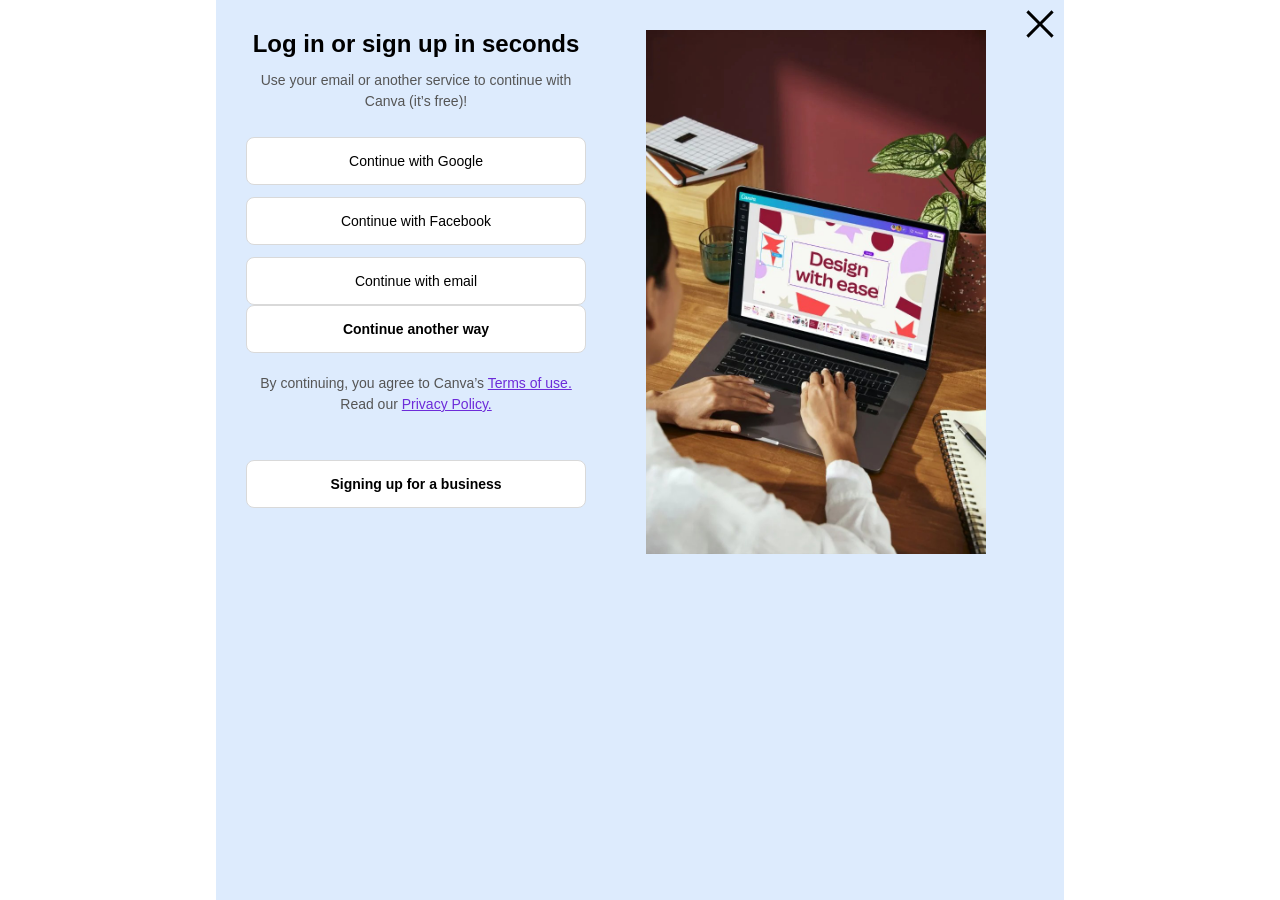
<file: login.html>
<!DOCTYPE html>
<html lang="en">

<head>
    <meta charset="UTF-8">
    <meta name="viewport" content="width=device-width, initial-scale=1.0">

    <title>Log in page</title>

    <link rel="stylesheet" href="./login.css">
</head>

<body>
 
    <section class="login">

        <h3>Log in or sign up in seconds</h3>

        <p>
            Use your email or another service to continue with Canva (it’s free)!
        </p>

        <form class="Login">
            
            <input type="button" value="Continue with Google">

            <input type="button" value="Continue with Facebook">

            <input type="button" value="Continue with email">

        </form>

        <button>Continue another way</button>

        <p>
            By continuing, you agree to Canva’s
            <a href="#">Terms of use.</a>
            Read our
            <a href="#">Privacy Policy.</a>
        </p>

        <button>Signing up for a business</button>

    </section>

    <div>
        <img src="./imgi_1_auth_dialog_africa.jpg" alt="img">
    </div>
    <a href="./index.html"><svg xmlns="http://www.w3.org/2000/svg" height="48px" viewBox="0 -960 960 960" width="48px" fill="#000000"><path d="m249-207-42-42 231-231-231-231 42-42 231 231 231-231 42 42-231 231 231 231-42 42-231-231-231 231Z"/></svg></a>
</body>

</html>
</file>
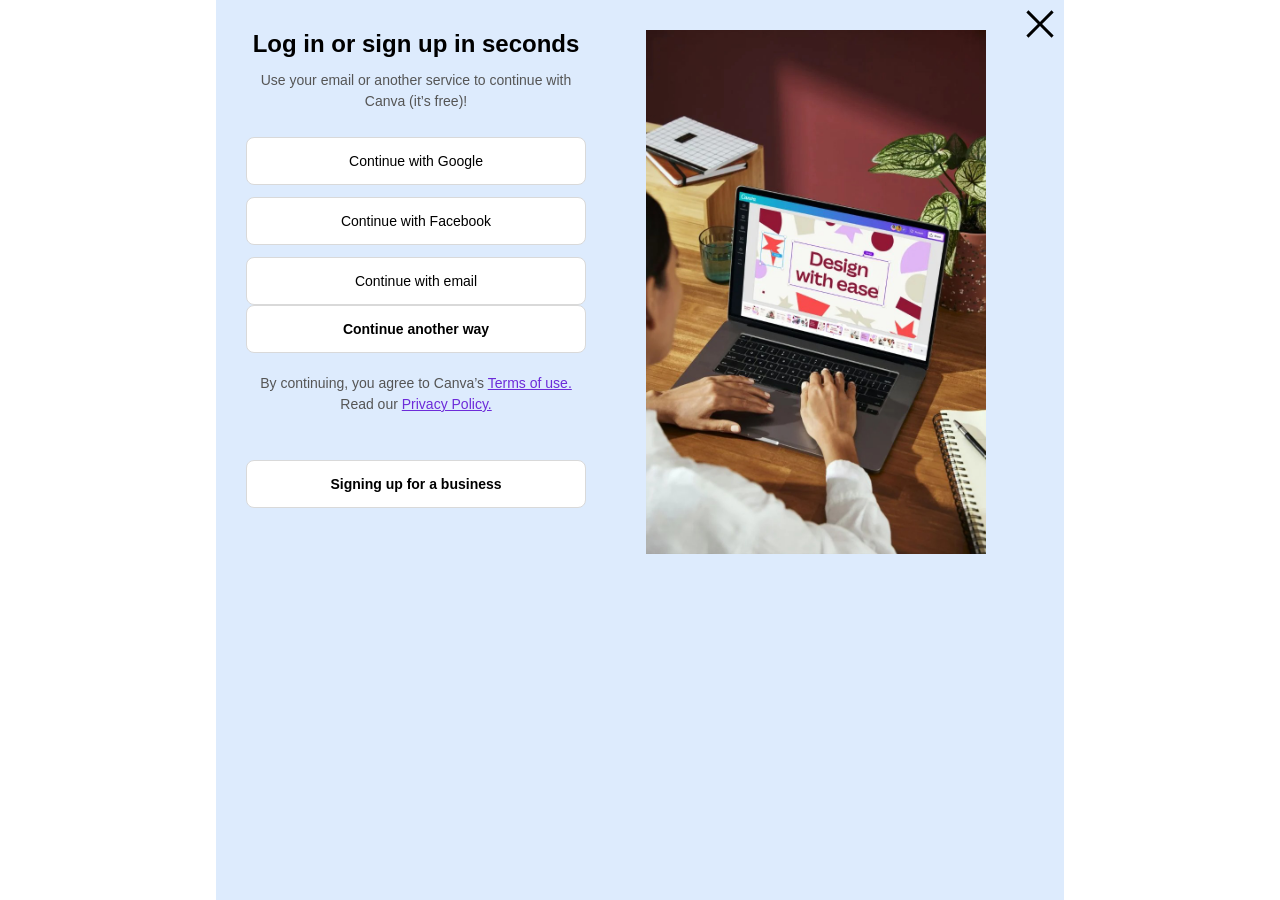
<file: signup.html>
<!DOCTYPE html>
<html lang="en">

<head>
    <meta charset="UTF-8">
    <meta name="viewport" content="width=device-width, initial-scale=1.0">

    <title>Sign Up Page</title>

    <link rel="stylesheet" href="./signup.css">
</head>

<body>

    <section class="login">

        <h3>Log in or sign up in seconds</h3>

        <p>
            Use your email or another service to continue with Canva (it’s free)!
        </p>
        
        <form class="Login">
            
            <input type="button" value="Continue with Google">

            <input type="button" value="Continue with Facebook">

            <input type="button" value="Continue with email">

        </form>

        <button>Continue another way</button>

        <p>
            By continuing, you agree to Canva’s
            <a href="#">Terms of use.</a>
            Read our
            <a href="#">Privacy Policy.</a>
        </p>

        <button>Signing up for a business</button>

    </section>

    <div>
        <img src="./imgi_1_auth_dialog_africa.jpg" alt="img">
    </div>

    <a href="./index.html"><svg xmlns="http://www.w3.org/2000/svg" height="48px" viewBox="0 -960 960 960" width="48px" fill="#000000"><path d="m249-207-42-42 231-231-231-231 42-42 231 231 231-231 42 42-231 231 231 231-42 42-231-231-231 231Z"/></svg></a>
</body>

</html>
</file>
<file: style.css>
* {
    margin: 0;
    padding: 0;
    box-sizing: border-box;
}

/* NAV BAR */

header {
    margin: 0;
    display: flex;
    flex-direction: column;
    align-items: center;
    min-height: 100vh;
    background-image: linear-gradient(to bottom, #922cff, #7c3aed, #5b6ef5, #60a5fa, #16a9c2, #a5e6df, white);
}


.nav {
    height: 70px;
    display: flex;
    align-items: center;
    justify-content: space-between;
    background-color: #922CFF;
    width: 100%;
    padding: 20px 10px;
}

nav>div>ul {
    list-style: none;
    display: flex;
    gap: 30px;
}

.links{
    height: 100%;
}

.nav-links {
    display: flex;
    list-style: none;
    margin: 0;
    padding: 0;
    gap: 40px;
    height: 100%;
    align-items: center;
}

.nav-links button{
    height: 100%;
}

.nav-item {
    position: relative;
}

.nav-items{
    height: 100%;
}

.nav-item>button {
    color: #e6ecff;
    text-decoration: none;
    font-size: 16px;
    padding: 10px 0;
    display: inline-block;
    cursor: pointer;
    height: 100%;
}

nav>div>ul>li>button {
    border: 1px solid transparent;
    background-color: transparent;
    color: #dfcef3;
    font-size: 15px;
    font-weight: 400;
}

nav>div>ul>li>button:hover {
    background-color: transparent;
}

.sign a {
    border: 1px solid #E1E7FB;
    background-color: transparent;
    text-decoration: none;
    border-radius: 10px;
    padding: 5px 10px;
    gap: 20px;
}

.sign .a1 {
    color: white;
}



.sign .a2 {
    background-color: white;
}

.sign .a2:hover {
    background-color: #E1E7FB;
}

/* dropdown */

.dropdown {
    display: none;
    position: absolute;
    top: 70px;
    left: 300px;
    background: #ffffff;
    box-shadow: 0 10px 25px rgba(0, 0, 0, 0, 15);
    border-radius: 0 0 10px 10px;
    padding: 30px 40px;
    min-width: 900px;
    gap: 60px;
}

#designButton button:hover + .dropdown {
    display: flex; 
}

#productButton button:hover + .dropdown {
    display: flex;
}

#plansButton button:hover + .dropdown {
    display: flex;
}

#businessButton button:hover + .dropdown {
    display: flex;
}

#educationButton button:hover + .dropdown {
    display: flex;
}

#helpButton button:hover + .dropdown {
    display: flex;
}


.dropdown:hover{
    display: flex;
}

.dropdown-column {
    display: flex;
    flex-direction: column;
    gap: 18px;
}

.dropdown-column button {
    color: #182b4d;
    text-decoration: none;
    font-size: 15px;
}

.dropdown-column a{
    color: #0F1015;
    text-decoration: none;
}

.dropdown-column button:hover {
    text-decoration: underline;
}

.dropdown-column button.heading {
    font-weight: bold;
    color: #6b6b6b;
    font-style: 13px;
    text-transform: none;
}

.dropdown-column button .featured {
    font-weight: bold;
}

/* First Paragraph */

.begin {
    text-align: center;
}

.span1 {
    font-size: 64px;
    display: block;
    font-weight: 400;
    margin-bottom: 20px;
    color: white;
    padding-top: 40px;
}

.span2 {
    font-size: 18px;
    font-weight: 300;
    color: white;
}

.button {
    text-align: center;
    padding-top: 40px;
}

.start-btn {
    background-color: #f4f4f4;
    color: #182b4d;
    border: none;
    padding: 16px 40px;
    border-radius: 8px;
    font-size: 16px;
    font-weight: bold;
    cursor: pointer;

}

/* Icons */

.icon-box {
    width: 150px;
    height: 150px;
}

/* second paragraph */
.text>span {
    font-size: 56px;
    font-weight: 400;
    display: flex;
    flex-direction: column;
    align-items: center;
}

.container-parent {
    display: flex;
    flex-direction: column;
    align-items: center;
}


.container-child {
    width: 100%;
    max-width: 600px;
    height: 110px;
    border: 1px solid white;
    border-radius: 50px;
    display: flex;
    align-items: center;
    padding: 0 20px;
    justify-content: space-around;
    margin-top: 30px;
    box-shadow: 3px 3px 10px #bfc4cc;
}

.vertical-carousel{
    display: none;
}
.button2 {
    border: none;
    background-color: white;
    border-radius: 50px;
    padding: 30px 20px;
}

.button2>div {
    display: flex;
    align-items: center;
    gap: 10px;
}

.button2:hover {
    background-color: #bfc4cc;
}


.text {
    font-size: 18px;
    font-weight: 600;
    text-align: center;
}

.grid {
    display: grid;
    grid-template-columns: 1fr 1fr 1fr;
    grid-template-rows: 500px 500px;
    gap: 20px;
    padding: 20px;
}


.item {
    border-radius: 20px;
    width: 100%;
    overflow: hidden;
    position: relative;
}

#wider {
    grid-column: span 2;
}

.carousel-control-prev,
.carousel-control-next {
    height: fit-content;
    top: 25%;
}

.white-font{
    color: white;
    font-size: 28px;
    font-weight: 400;
    margin-left: 20px;
    text-justify: auto;
}

.black-font{
    color: black;
    font-size: 28px;
    font-weight: 400;
    margin-left: 20px;
}

.explore-btn {
    background: #FBF1E8;
    color: #182b4d;
    border: none;
    padding: 12px 24px;
    border-radius: 15px;
    font-size: 15px;
    font-weight: 600;
    cursor: pointer;
    margin-left: 15px;
    text-decoration: none;
}

.explore-btn:hover {
    background-color: white;
}



/* TOOLS */

.section {
    text-align: center;
    margin-top: 100px;
}
.vertical-section{
    display: none;
}

.text2 {
    color: #0F1015;
    font-size: 56px;
    font-weight: 400;
}

.sec {
    display: grid;
    grid-template-columns: 1fr 1fr;
    gap: 50px;
    max-width: 1600px;
    margin: 30px;
}

.tools {
    border-radius: 20px;
    padding: 40px;
    display: flex;
    flex-direction: column;
    align-items: flex-start;
    text-align: left;
    color: #ffffff;
    overflow: hidden;
}

.tools h3 {
    font-size: 28px;
    font-weight: 700;
    margin: 0 0 12px;
}

.tools p {
    font-size: 30px;
    margin: 0 0 24px;
    max-width: 520px;
    color: white;
}

.tools .h4 {
    color: #000;
}

.tools .explore-btn {
    background: white;
    color: #182b4d;
    border: none;
    padding: 12px 24px;
    border-radius: 15px;
    font-size: 15px;
    font-weight: 600;
    cursor: pointer;
    margin-bottom: 20px;
}

.tools img {
    max-width: 400%;
    height: 500px;
}

.Ecosystem {
    text-align: center;
    margin-top: 200px;
}

.Ecosystem h2 {
    font-size: 56px;
    font-weight: 400;
}

/* Ecosystem */

.ecosystem {
    display: grid;
    grid-template-columns: 1fr 1fr 1fr;
    grid-template-rows: 500px 500px;
    gap: 20px;
    padding: 20px;
}

.vertical-ecosystem{
    display: none;
}

.collection-text {
    font-size: 28px;
    font-weight: 400;
    color: #ffffff;
    padding: 10px 20px;
}

.collection-btn {
    background: #e7e4e4;
    color: #182b4d;
    border: none;
    padding: 12px 24px;
    border-radius: 15px;
    font-size: 15px;
    font-weight: 600;
    cursor: pointer;
    margin-left: 15px;
}

.collection-btn:hover {
    background-color: white;
}

/* ecosystem img */
.disney1 {
    width: 100%;
    height: 350px;
    margin-top: 26px;
}

.disney2 {
    width: 100%;
    height: 335px;
    margin-top: 0;
}

.disney3 {
    width: 100%;
    height: 300px;
    margin-top: 35px;
}

.disney4 {
    width: 100%;
    height: 350px;
    margin-top: 26px;
}

/* Start designing part */

.start {
    width: 100%;
    height: 100vh;
    background: linear-gradient(90deg, #16a9c2, #60a5fa, #5b6ef5, #7c3aed, #922cff);
    display: flex;
    flex-direction: column;
    align-items: center;
    justify-content: center;
    margin-top: 160px;
}

.start h2 {
    color: white;
    font-size: 64px;
    font-weight: 400;
}

.button3>.btn3 {
    border: none;
    background-color: #EFEAFE;
    padding: 10px 30px;
    border-radius: 10px;
}

.button3>.btn3:hover {
    background-color: white;
}

/* Footer */

.site-footer {
    background: #ffffff;
    padding: 60px 40px 30px;
    border-top: 1px solid #e5e5e5;
    margin-top: auto;
}

.footer-top {
    display: grid;
    grid-template-columns: 1.2fr 1fr 1fr 1fr 1fr;
    gap: 40px;
    max-width: 1400px;
    margin: 0 auto;
}

.footer-col h4 {
    font-size: 15px;
    font-weight: 700;
    color: #182b4d;
    margin: 0 0 18px;
}

.footer-col .footer-sub-heading {
    margin-top: 30px;
}

.footer-col a {
    display: block;
    color: #5b6b88;
    text-decoration: none;
    font-size: 14px;
    margin-bottom: 14px;
}

.footer-col a:hover {
    text-decoration: underline;
}

.download-buttons {
    display: flex;
    gap: 10px;
}

.download-btn {
    border: 1px solid #cccccc;
    background: #ffffff;
    color: #182b4d;
    padding: 10px 18px;
    border-radius: 8px;
    font-size: 14px;
    font-weight: 600;
    cursor: pointer;
}


.footer-bottom {
    display: flex;
    align-items: center;
    justify-content: space-between;
    max-width: 1400px;
    margin: 50px auto 0;
    padding-top: 30px;
    border-top: 1px solid #e5e5e5;
    flex-wrap: wrap;
    gap: 40px;
}

.footer-lang {
    display: flex;
    align-items: center;
    gap: 8px;
    color: #182b4d;
    font-size: 14px;
}

.footer-social {
    display: flex;
    gap: 18px;
    margin-left: 40px;
}

.footer-social a {
    color: #182b4d;
    text-decoration: none;
    font-size: 18px;
}

.footer-legal {
    display: flex;
    gap: 20px;
}

.footer-legal a {
    color: #182b4d;
    text-decoration: none;
    font-size: 14px;
}


@media (min-width: 0px) and (max-width: 500px){
    .nav-links{
        display: none;
    }
    a.a1{
        display: none;
    }

    .footer-top{
        display: none;
    }

    .container-child{
        overflow: hidden;
    }

    .first-carousel{
        display: none;
    }
    .vertical-carousel{
        display: flex;
        padding: 20px;
        gap: 30px;
        flex-direction: column;
    }

    .section{
        display: none;
    }

    .sec{
        display: flex;
        padding: 20px;
        gap: 20px;
        flex-direction: column;
    }

    .sec img{
        width: 100%;
        height: 50%;
    }
    .vertical-ecosystem{
        display: flex;
        padding: 20px;
        gap: 20px;
        flex-direction: column;
    }

    .Ecosystem{
        display: none;
    }

    .ecosystem{
        display: flex;
        flex-direction: column;
        gap: 20px;
    }

    .start h2 img{
        width: 100%;
    }

    .start h2{
        font-size: 20px;
    }
}
</file>
<file: login.css>
* {
            box-sizing: border-box;
            margin: 0px;
            padding: 0;
            background-color: #FFFFFF;
            background-color: #DDEBFD;
            justify-content: center;
        }

        body {
            font-family: Arial, sans-serif;
            background-color: #ffffff;
            
            display: flex;
            /* justify-content: center;
            align-items: center; */

            min-height: 100vh;
        }

        /* Main sign-up container */
        .login {
            width: 400px;
            
            padding: 30px;
        }

        /* Heading */
        .login h3 {
            text-align: center;
            font-size: 24px;
         
            margin-bottom: 12px;
        }

        /* Description */
        .login > p {
            text-align: center;
            font-size: 14px;
            color: #555;
            line-height: 1.5;
            
            margin-bottom: 25px;
        }

        /* Form */
        .Login {
            display: flex;
            flex-direction: column;
        
            gap: 12px;
        }

        /* Input buttons */
        .Login input {
            width: 100%;
            height: 48px;

            padding: 0 16px;
            
            border: 1px solid #d9d9d9;
            border-radius: 8px;

            background-color: white;

            font-size: 14px;
            cursor: pointer;
        }

        .Login input:hover {
            border-color: #999;
        }

        /* Continue another way button */
        .login > button {
            width: 100%;
            height: 48px;

            border: 1px solid #d9d9d9;
            border-radius: 8px;

            background-color: white;
          
            font-size: 14px;
            font-weight: bold;

            cursor: pointer;

            margin-bottom: 20px;
        }

        .login > button:hover {
            background-color: #f5f5f5;
        }

        /* Terms */
        .login p a {
            color: #6c2bd9;
            text-decoration: underline;
        }

        /* Business button */
        .login > button:last-child {
            margin-top: 20px;
        }


        img {
            width: 400px;
            padding: 30px;
        }
</file>
<file: signup.css>
* {
            box-sizing: border-box;
            margin: 0;
            padding: 0;
            background-color: #FFFFFF;
            background-color: #DDEBFD;
            justify-content: center;
        }

        body {
            font-family: Arial, sans-serif;
            background-color: #ffffff;
            
            display: flex;
            /* justify-content: center;
            align-items: center; */

            min-height: 100vh;
        }

        /* Main sign-up container */
        .login {
            width: 400px;
            
            padding: 30px;
        }

        /* Heading */
        .login h3 {
            text-align: center;
            font-size: 24px;
         
            margin-bottom: 12px;
        }

        /* Description */
        .login > p {
            text-align: center;
            font-size: 14px;
            color: #555;
            line-height: 1.5;
            
            margin-bottom: 25px;
        }

        /* Form */
        .Login {
            display: flex;
            flex-direction: column;
        
            gap: 12px;
        }

        /* Input buttons */
        .Login input {
            width: 100%;
            height: 48px;

            padding: 0 16px;
            
            border: 1px solid #d9d9d9;
            border-radius: 8px;

            background-color: white;

            font-size: 14px;
            cursor: pointer;
        }

        .Login input:hover {
            border-color: #999;
        }

        /* Continue another way button */
        .login > button {
            width: 100%;
            height: 48px;

            border: 1px solid #d9d9d9;
            border-radius: 8px;

            background-color: white;
          
            font-size: 14px;
            font-weight: bold;

            cursor: pointer;

            margin-bottom: 20px;
        }

        .login > button:hover {
            background-color: #f5f5f5;
        }

        /* Terms */
        .login p a {
            color: #6c2bd9;
            text-decoration: underline;
        }

        /* Business button */
        .login > button:last-child {
            margin-top: 20px;
        }


        img {
            width: 400px;
            padding: 30px;
        }
</file>
